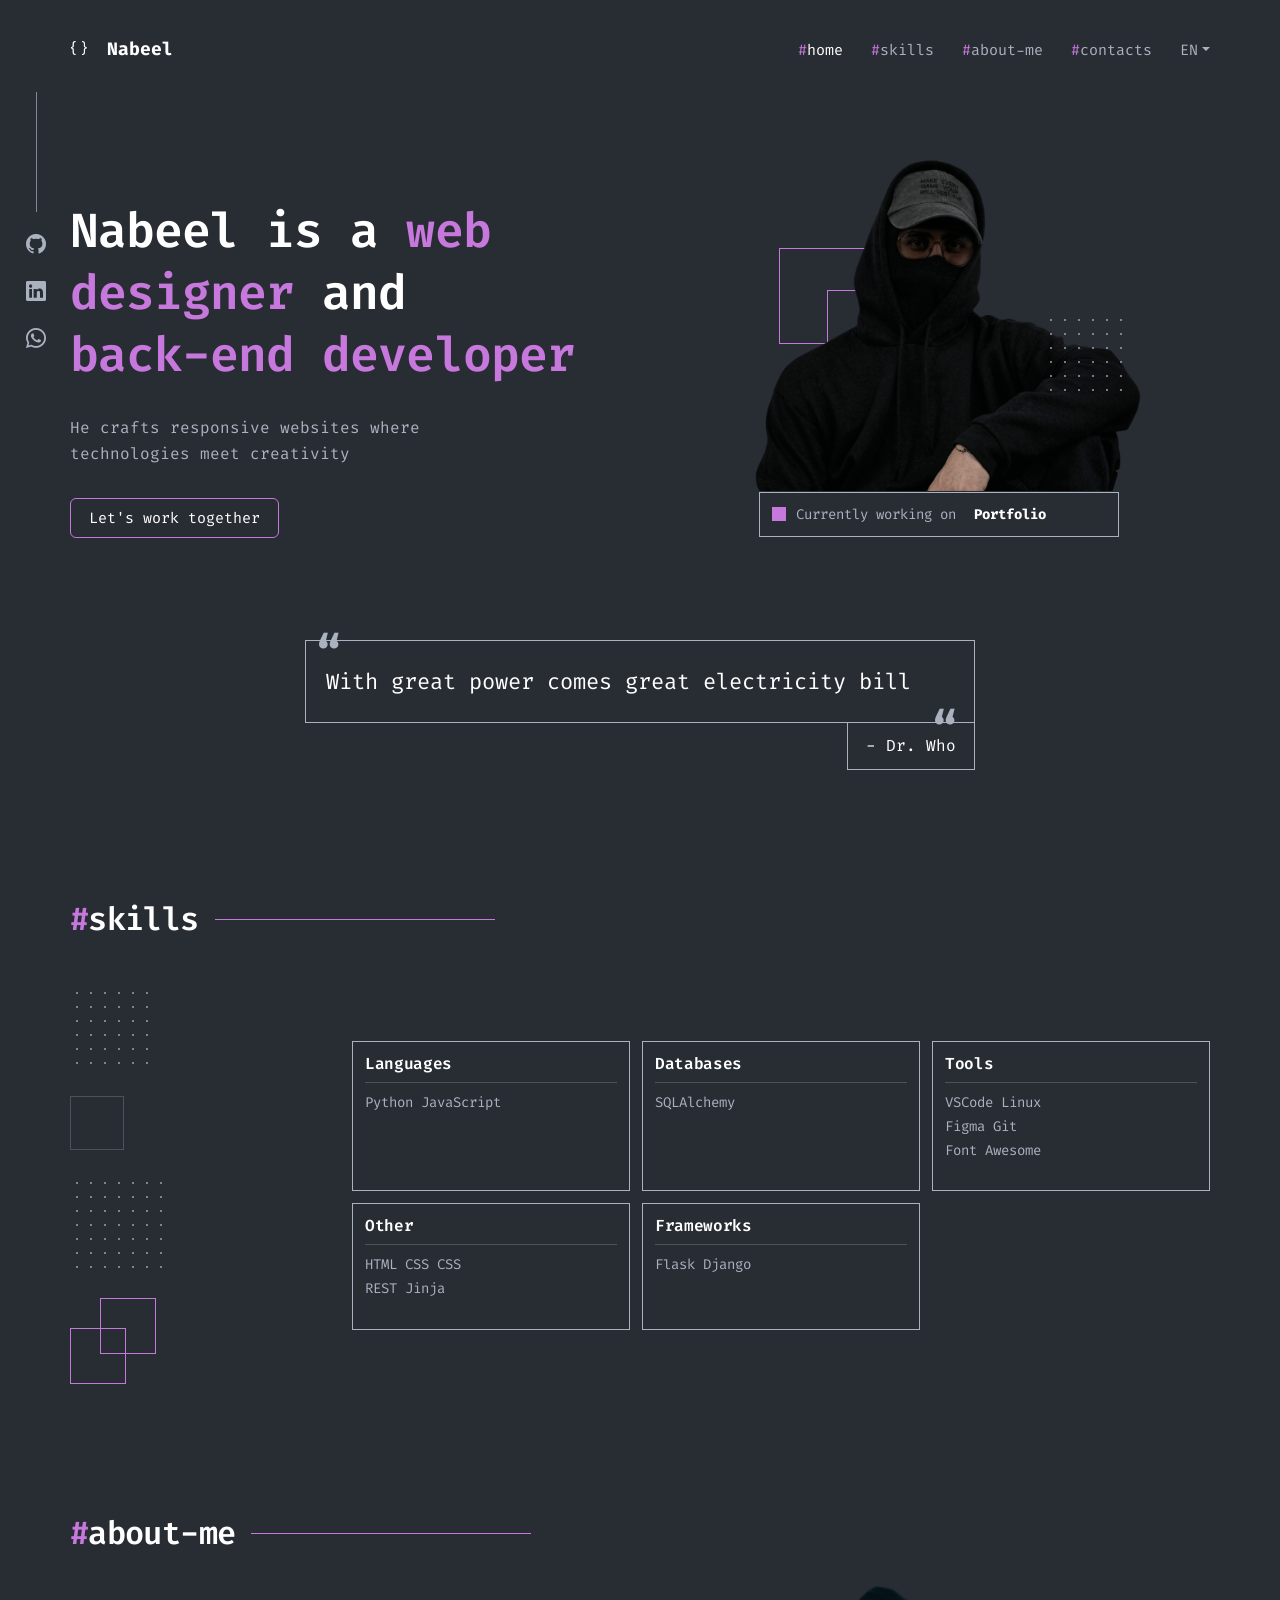
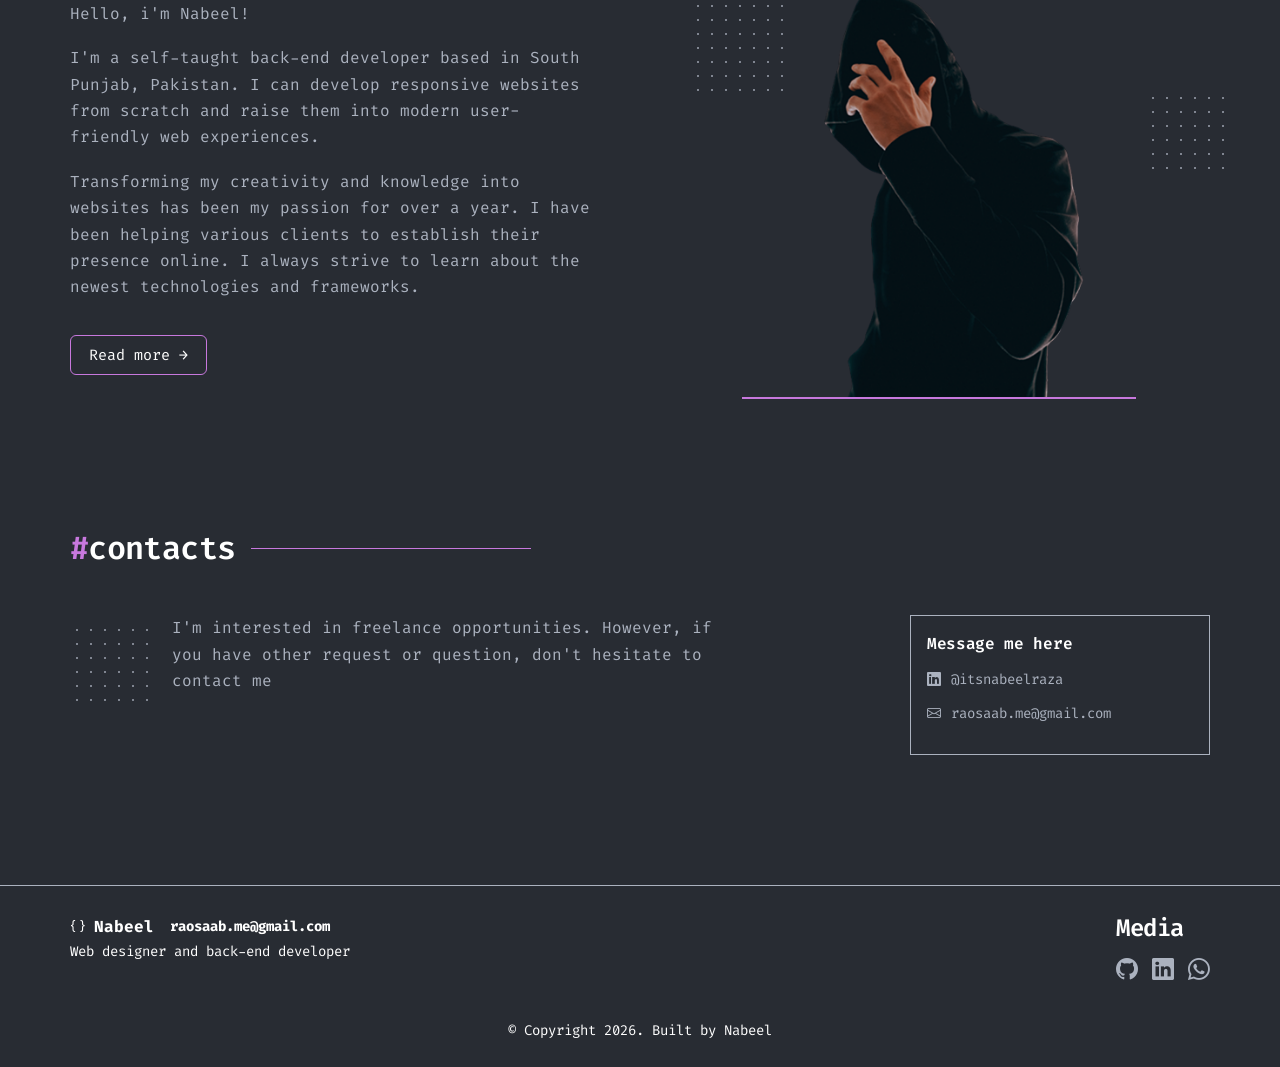
<file: index.html>
<!DOCTYPE html>
<html lang="en">
<head>
  <meta charset="UTF-8">
  <meta name="viewport" content="width=device-width, initial-scale=1.0">
  <title>Nabeel - Web Designer & Front-end Developer</title>
  <meta name="description" content="Nabeel is a web designer and back-end developer based in South Punjab, Pakistan.">

  <!-- Bootstrap 5 CSS -->
  <link href="https://cdn.jsdelivr.net/npm/bootstrap@5.3.3/dist/css/bootstrap.min.css" rel="stylesheet">
  <!-- Bootstrap Icons -->
  <link href="https://cdn.jsdelivr.net/npm/bootstrap-icons@1.11.3/font/bootstrap-icons.css" rel="stylesheet">
  <!-- Custom CSS -->
  <link rel="stylesheet" href="css/style.css">
</head>
<body>

  <!-- ===== NAVBAR ===== -->
  <nav class="navbar navbar-expand-lg navbar-custom sticky-top">
    <div class="container">
      <a class="navbar-brand" href="#"><i class="bi bi-braces"></i> Nabeel</a>
      <button class="navbar-toggler" type="button" data-bs-toggle="collapse" data-bs-target="#mainNav">
        <span class="navbar-toggler-icon"></span>
      </button>
      <div class="collapse navbar-collapse justify-content-end" id="mainNav">
        <ul class="navbar-nav">
          <li class="nav-item"><a class="nav-link active" href="#home"><span>#</span>home</a></li>
          <li class="nav-item"><a class="nav-link" href="#skills"><span>#</span>skills</a></li>
          <li class="nav-item"><a class="nav-link" href="#about"><span>#</span>about-me</a></li>
          <li class="nav-item"><a class="nav-link" href="contacts.html"><span>#</span>contacts</a></li>
          <li class="nav-item dropdown">
            <a class="nav-link dropdown-toggle" href="#" data-bs-toggle="dropdown">EN</a>
            <ul class="dropdown-menu dropdown-menu-dark">
              <li><a class="dropdown-item" href="#">EN</a></li>
              <li><a class="dropdown-item" href="#">UA</a></li>
            </ul>
          </li>
        </ul>
      </div>
    </div>
  </nav>

  <!-- ===== SOCIAL SIDEBAR ===== -->
  <div class="social-sidebar d-none d-lg-flex">
    <a href="https://github.com/itsnabeelraza" aria-label="GitHub"><i class="bi bi-github"></i></a>
    <a href="https://linkedin.com/in/itsnabeelraza" aria-label="LinkedIn"><i class="bi bi-linkedin"></i></a>
    <a href="https://wa.me/923267675012" aria-label="WhatsApp"><i class="bi bi-whatsapp"></i></a>
  </div>

  <!-- ===== HERO SECTION ===== -->
  <section class="hero-section" id="home">
    <div class="container">
      <div class="row align-items-center">
        <div class="col-lg-6">
          <div class="hero-content">
            <h1 class="hero-heading">
              Nabeel is a <span class="accent">web designer</span> and<br>
              <span class="accent">back-end developer</span>
            </h1>
            <p>He crafts responsive websites where technologies meet creativity</p>
            <a href="#contacts" class="btn btn-outline-accent">Let's work together</a>
          </div>
        </div>
        <div class="col-lg-6">
          <div class="hero-image-wrapper">
            <div class="hero-shape hero-shape-one"></div>
            <div class="hero-shape hero-shape-two"></div>
            <div class="hero-image-placeholder">
              <img class="hero-image" src="./images/49762532132.png" alt="Portrait of Nabeel">
            </div>
            <div class="hero-dots dots-pattern"></div>
            <div class="hero-status">
              <span class="status-dot"></span>
              Currently working on <strong>&nbsp;Portfolio</strong>
            </div>
          </div>
        </div>
      </div>
    </div>
  </section>

  <!-- ===== QUOTE SECTION ===== -->
  <section class="quote-section">
    <div class="container">
      <div class="quote-box">
        <span class="quote-mark top">&ldquo;</span>
        <div class="quote-text">
          With great power comes great electricity bill
        </div>
        <div class="quote-author">- Dr. Who</div>
        <span class="quote-mark bottom">&ldquo;</span>
      </div>
    </div>
  </section>

  <!-- ===== SKILLS SECTION ===== -->
  <section class="skills-section" id="skills">
    <div class="container">
      <div class="section-heading">
        <h2><span>#</span>skills</h2>
        <div class="line"></div>
      </div>

      <div class="skills-wrapper">
        <div class="skills-decorations d-none d-lg-flex">
          <div class="dots-pattern"></div>
          <div class="shape-box"></div>
          <div class="dots-pattern dots-pattern-lg"></div>
          <div class="shape-stack">
            <span></span>
            <span></span>
          </div>
        </div>

        <div class="skills-grid">
          <div class="skill-category">
            <h4>Languages</h4>
            <hr>
            <p>Python JavaScript</p>
          </div>
          <div class="skill-category">
            <h4>Databases</h4>
            <hr>
            <p>SQLAlchemy</p>
          </div>
          <div class="skill-category">
            <h4>Tools</h4>
            <hr>
            <p>VSCode Linux<br>Figma Git<br>Font Awesome</p>
          </div>
          <div class="skill-category">
            <h4>Other</h4>
            <hr>
            <p>HTML CSS CSS<br>REST Jinja</p>
          </div>
          <div class="skill-category">
            <h4>Frameworks</h4>
            <hr>
            <p>Flask Django</p>
          </div>
        </div>
      </div>
    </div>
  </section>

  <!-- ===== ABOUT SECTION ===== -->
  <section class="about-section" id="about">
    <div class="container">
      <div class="section-heading">
        <h2><span>#</span>about-me</h2>
        <div class="line"></div>
      </div>

      <div class="row align-items-start">
        <div class="col-lg-6">
          <div class="about-text">
            <p>Hello, i'm Nabeel!</p>
            <p>
              I'm a self-taught back-end developer based in South Punjab, Pakistan. 
              I can develop responsive websites from scratch and raise them 
              into modern user-friendly web experiences.
            </p>
            <p>
              Transforming my creativity and knowledge into websites has 
              been my passion for over a year. I have been helping various 
              clients to establish their presence online. I always strive 
              to learn about the newest technologies and frameworks.
            </p>
            <a href="about.html" class="btn btn-outline-accent-arrow mt-3">Read more &rarr;</a>
          </div>
        </div>
        <div class="col-lg-6 mt-4 mt-lg-0">
          <div class="about-image-wrapper">
            <div class="about-dots-group dots-pattern dots-pattern-lg"></div>
            <div class="about-image-placeholder">
              <img src="./images/jc-gellidon-E3NUmCScugo-unsplash-removebg-preview(1) 1.png" alt="About Nabeel portrait">
            </div>
            <div class="about-dots dots-pattern" style="position:absolute;right:-20px;top:30%;"></div>
          </div>
        </div>
      </div>
    </div>
  </section>

  <!-- ===== CONTACTS SECTION ===== -->
  <section class="contacts-section" id="contacts">
    <div class="container">
      <div class="section-heading">
        <h2><span>#</span>contacts</h2>
        <div class="line"></div>
      </div>

      <div class="contacts-content">
        <div class="contacts-text d-flex align-items-start">
          <div class="contacts-dots dots-pattern d-none d-md-block"></div>
          <p>
            I'm interested in freelance opportunities. However, 
            if you have other request or question, don't hesitate 
            to contact me
          </p>
        </div>

        <div class="contact-box">
          <h3>Message me here</h3>
          <div class="contact-item">
            <i class="bi bi-linkedin"></i> @itsnabeelraza
          </div>
          <div class="contact-item">
            <i class="bi bi-envelope"></i> raosaab.me@gmail.com
          </div>
        </div>
      </div>
    </div>
  </section>

  <!-- ===== FOOTER ===== -->
  <footer class="footer">
    <div class="container">
      <div class="footer-top">
        <div class="footer-brand">
          <div class="brand-name">
            <i class="bi bi-braces"></i> Nabeel
            <span class="brand-email" style="margin-left:8px;">raosaab.me@gmail.com</span>
          </div>
          <div class="brand-desc">Web designer and back-end developer</div>
        </div>
        <div class="footer-media">
          <h4>Media</h4>
          <div class="social-icons">
            <a href="https://github.com/itsnabeelraza" aria-label="GitHub"><i class="bi bi-github"></i></a>
            <a href="https://linkedin.com/in/itsnabeelraza" aria-label="LinkedIn"><i class="bi bi-linkedin"></i></a>
            <a href="https://wa.me/923267675012" aria-label="WhatsApp"><i class="bi bi-whatsapp"></i></a>
          </div>
        </div>
      </div>
      <div class="footer-bottom">
        &copy; Copyright 2026. Built by Nabeel
      </div>
    </div>
  </footer>

  <!-- Bootstrap 5 JS -->
  <script src="https://cdn.jsdelivr.net/npm/bootstrap@5.3.3/dist/js/bootstrap.bundle.min.js"></script>

  <!-- Smooth scroll & active nav -->
  <script>
    // Smooth scroll for anchor links
    document.querySelectorAll('a[href^="#"]').forEach(anchor => {
      anchor.addEventListener('click', function (e) {
        const target = document.querySelector(this.getAttribute('href'));
        if (target) {
          e.preventDefault();
          target.scrollIntoView({ behavior: 'smooth', block: 'start' });
          // Close mobile nav
          const navCollapse = document.getElementById('mainNav');
          if (navCollapse.classList.contains('show')) {
            new bootstrap.Collapse(navCollapse).hide();
          }
        }
      });
    });

    // Highlight active nav on scroll
    window.addEventListener('scroll', () => {
      const sections = document.querySelectorAll('section[id]');
      const scrollPos = window.scrollY + 100;
      sections.forEach(section => {
        const top = section.offsetTop;
        const height = section.offsetHeight;
        const id = section.getAttribute('id');
        const link = document.querySelector(`.nav-link[href="#${id}"]`);
        if (link) {
          if (scrollPos >= top && scrollPos < top + height) {
            document.querySelectorAll('.nav-link').forEach(l => l.classList.remove('active'));
            link.classList.add('active');
          }
        }
      });
    });
  </script>

</body>
</html>
</file>
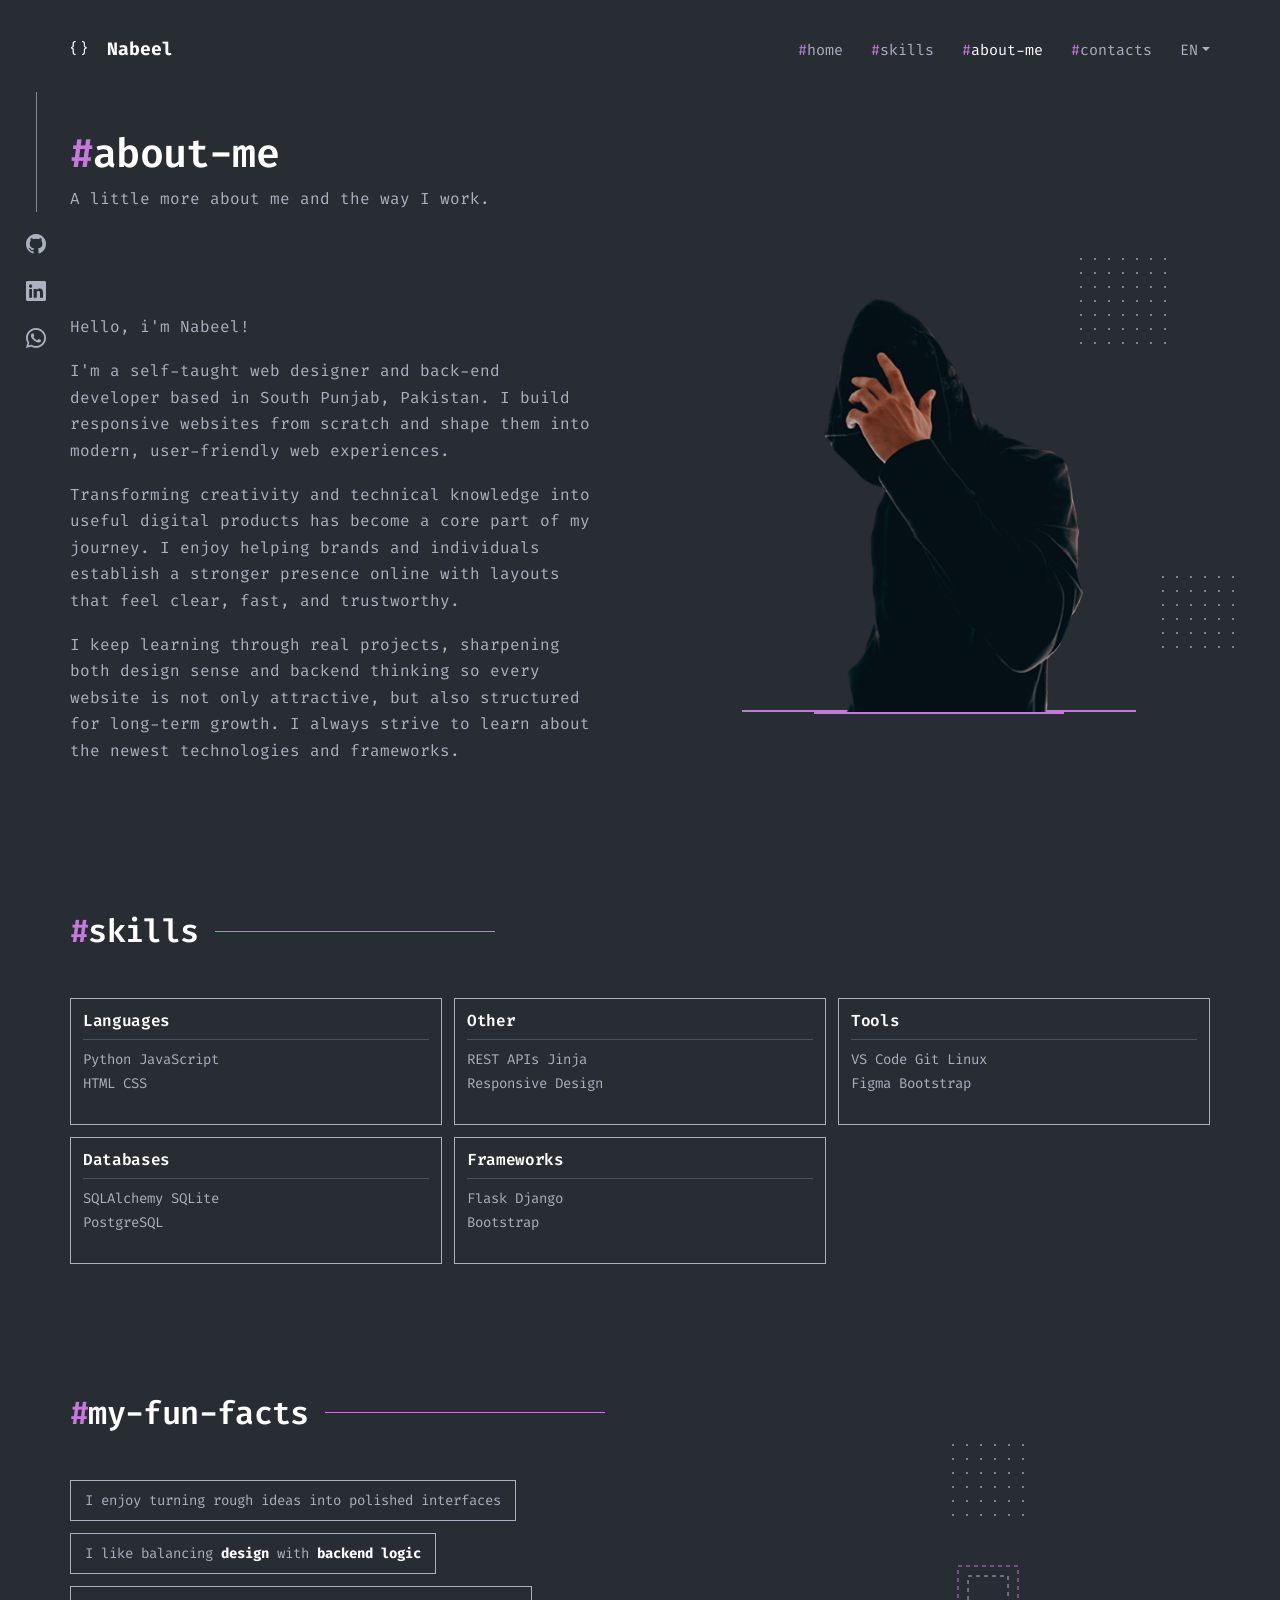
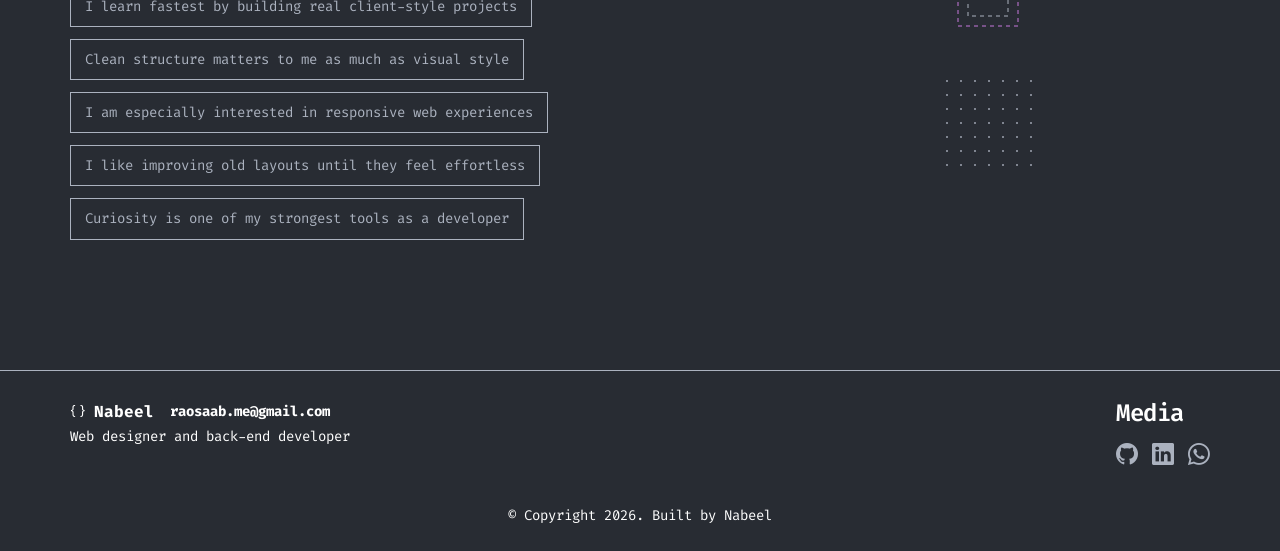
<file: about.html>
<!DOCTYPE html>
<html lang="en">
<head>
  <meta charset="UTF-8">
  <meta name="viewport" content="width=device-width, initial-scale=1.0">
  <title>Nabeel - About Me</title>
  <meta name="description" content="About Nabeel - a self-taught web designer and back-end developer based in South Punjab, Pakistan.">

  <!-- Bootstrap 5 CSS -->
  <link href="https://cdn.jsdelivr.net/npm/bootstrap@5.3.3/dist/css/bootstrap.min.css" rel="stylesheet">
  <!-- Bootstrap Icons -->
  <link href="https://cdn.jsdelivr.net/npm/bootstrap-icons@1.11.3/font/bootstrap-icons.css" rel="stylesheet">
  <!-- Custom CSS -->
  <link rel="stylesheet" href="css/style.css">
</head>
<body>

  <!-- ===== NAVBAR ===== -->
  <nav class="navbar navbar-expand-lg navbar-custom sticky-top">
    <div class="container">
      <a class="navbar-brand" href="index.html"><i class="bi bi-braces"></i> Nabeel</a>
      <button class="navbar-toggler" type="button" data-bs-toggle="collapse" data-bs-target="#mainNav">
        <span class="navbar-toggler-icon"></span>
      </button>
      <div class="collapse navbar-collapse justify-content-end" id="mainNav">
        <ul class="navbar-nav">
          <li class="nav-item"><a class="nav-link" href="index.html"><span>#</span>home</a></li>
          <li class="nav-item"><a class="nav-link" href="index.html#skills"><span>#</span>skills</a></li>
          <li class="nav-item"><a class="nav-link active" href="about.html"><span>#</span>about-me</a></li>
          <li class="nav-item"><a class="nav-link" href="index.html#contacts"><span>#</span>contacts</a></li>
          <li class="nav-item dropdown">
            <a class="nav-link dropdown-toggle" href="#" data-bs-toggle="dropdown">EN</a>
            <ul class="dropdown-menu dropdown-menu-dark">
              <li><a class="dropdown-item" href="#">EN</a></li>
              <li><a class="dropdown-item" href="#">UA</a></li>
            </ul>
          </li>
        </ul>
      </div>
    </div>
  </nav>

  <!-- ===== SOCIAL SIDEBAR ===== -->
  <div class="social-sidebar d-none d-lg-flex">
    <a href="https://github.com/itsnabeelraza" aria-label="GitHub"><i class="bi bi-github"></i></a>
    <a href="https://linkedin.com/in/itsnabeelraza" aria-label="LinkedIn"><i class="bi bi-linkedin"></i></a>
    <a href="https://wa.me/923267675012" aria-label="WhatsApp"><i class="bi bi-whatsapp"></i></a>
  </div>

  <!-- ===== ABOUT-ME HERO ===== -->
  <section class="about-page-hero" id="about-me">
    <div class="container">
      <div class="page-title">
        <h1><span class="accent">#</span>about-me</h1>
        <p class="page-subtitle">A little more about me and the way I work.</p>
      </div>

      <div class="row align-items-start" style="margin-top: 60px;">
        <div class="col-lg-6">
          <div class="about-page-text">
            <p>Hello, i'm Nabeel!</p>
            <p>
              I'm a self-taught web designer and back-end developer based in South Punjab,
              Pakistan. I build responsive websites from scratch and shape them into modern, user-friendly web
              experiences.
            </p>
            <p>
              Transforming creativity and technical knowledge into useful digital products has
              become a core part of my journey. I enjoy helping brands and individuals establish
              a stronger presence online with layouts that feel clear, fast, and trustworthy.
            </p>
            <p>
              I keep learning through real projects, sharpening both design sense and backend
              thinking so every website is not only attractive, but also structured for long-term
              growth. I always strive to learn about the
              newest technologies and frameworks.
            </p>
          </div>
        </div>
        <div class="col-lg-6 mt-4 mt-lg-0">
          <div class="about-page-image-wrapper">
            <div class="dots-pattern about-dots-1 dots-pattern-lg"></div>
            <div class="about-page-image">
              <img src="./images/jc-gellidon-E3NUmCScugo-unsplash-removebg-preview(1) 1.png" alt="">
            </div>
            <div class="about-page-image-bar"></div>
            <div class="dots-pattern about-dots-2"></div>
          </div>
        </div>
      </div>
    </div>
  </section>

  <!-- ===== SKILLS SECTION ===== -->
  <section class="skills-section" id="skills">
    <div class="container">
      <div class="section-heading">
        <h2><span>#</span>skills</h2>
        <div class="line"></div>
      </div>

      <div class="about-skills-grid">
        <div class="skill-category">
          <h4>Languages</h4>
          <hr>
          <p>Python JavaScript<br>HTML CSS</p>
        </div>
        <div class="skill-category">
          <h4>Other</h4>
          <hr>
          <p>REST APIs Jinja<br>Responsive Design</p>
        </div>
        <div class="skill-category">
          <h4>Tools</h4>
          <hr>
          <p>VS Code Git Linux<br>Figma Bootstrap</p>
        </div>
        <div class="skill-category">
          <h4>Databases</h4>
          <hr>
          <p>SQLAlchemy SQLite<br>PostgreSQL</p>
        </div>
        <div class="skill-category">
          <h4>Frameworks</h4>
          <hr>
          <p>Flask Django<br>Bootstrap</p>
        </div>
      </div>
    </div>
  </section>

  <!-- ===== MY FUN FACTS ===== -->
  <section class="fun-facts-section" id="fun-facts">
    <div class="container">
      <div class="section-heading">
        <h2><span>#</span>my-fun-facts</h2>
        <div class="line"></div>
      </div>

      <div class="row align-items-start">
        <div class="col-lg-7">
          <div class="fun-facts-list">
            <span class="fun-fact-item">I enjoy turning rough ideas into polished interfaces</span>
            <span class="fun-fact-item">I like balancing <strong>design</strong> with <strong>backend logic</strong></span>
            <span class="fun-fact-item">I learn fastest by building real client-style projects</span>
            <span class="fun-fact-item">Clean structure matters to me as much as visual style</span>
            <span class="fun-fact-item">I am especially interested in responsive web experiences</span>
            <span class="fun-fact-item">I like improving old layouts until they feel effortless</span>
            <span class="fun-fact-item">Curiosity is one of my strongest tools as a developer</span>
          </div>
        </div>
        <div class="col-lg-5 mt-4 mt-lg-0">
          <div class="fun-facts-decoration">
            <div class="dots-pattern" style="margin-bottom: 16px;"></div>
            <div class="fun-facts-icon-box">
              <svg width="80" height="80" viewBox="0 0 80 80" fill="none">
                <rect x="10" y="10" width="60" height="60" stroke="#C778DD" stroke-width="1" fill="none" stroke-dasharray="4 4"/>
                <rect x="20" y="20" width="40" height="40" stroke="#ABB2BF" stroke-width="1" fill="none" stroke-dasharray="4 4"/>
              </svg>
            </div>
            <div class="dots-pattern dots-pattern-lg" style="margin-top: 20px;"></div>
          </div>
        </div>
      </div>
    </div>
  </section>

  <!-- ===== FOOTER ===== -->
  <footer class="footer">
    <div class="container">
      <div class="footer-top">
        <div class="footer-brand">
          <div class="brand-name">
            <i class="bi bi-braces"></i> Nabeel
            <span class="brand-email" style="margin-left:8px;">raosaab.me@gmail.com</span>
          </div>
          <div class="brand-desc">Web designer and back-end developer</div>
        </div>
        <div class="footer-media">
          <h4>Media</h4>
          <div class="social-icons">
            <a href="https://github.com/itsnabeelraza" aria-label="GitHub"><i class="bi bi-github"></i></a>
            <a href="https://linkedin.com/in/itsnabeelraza" aria-label="LinkedIn"><i class="bi bi-linkedin"></i></a>
            <a href="https://wa.me/923267675012" aria-label="WhatsApp"><i class="bi bi-whatsapp"></i></a>
          </div>
        </div>
      </div>
      <div class="footer-bottom">
        &copy; Copyright 2026. Built by Nabeel
      </div>
    </div>
  </footer>

  <!-- Bootstrap 5 JS -->
  <script src="https://cdn.jsdelivr.net/npm/bootstrap@5.3.3/dist/js/bootstrap.bundle.min.js"></script>
</body>
</html>
</file>
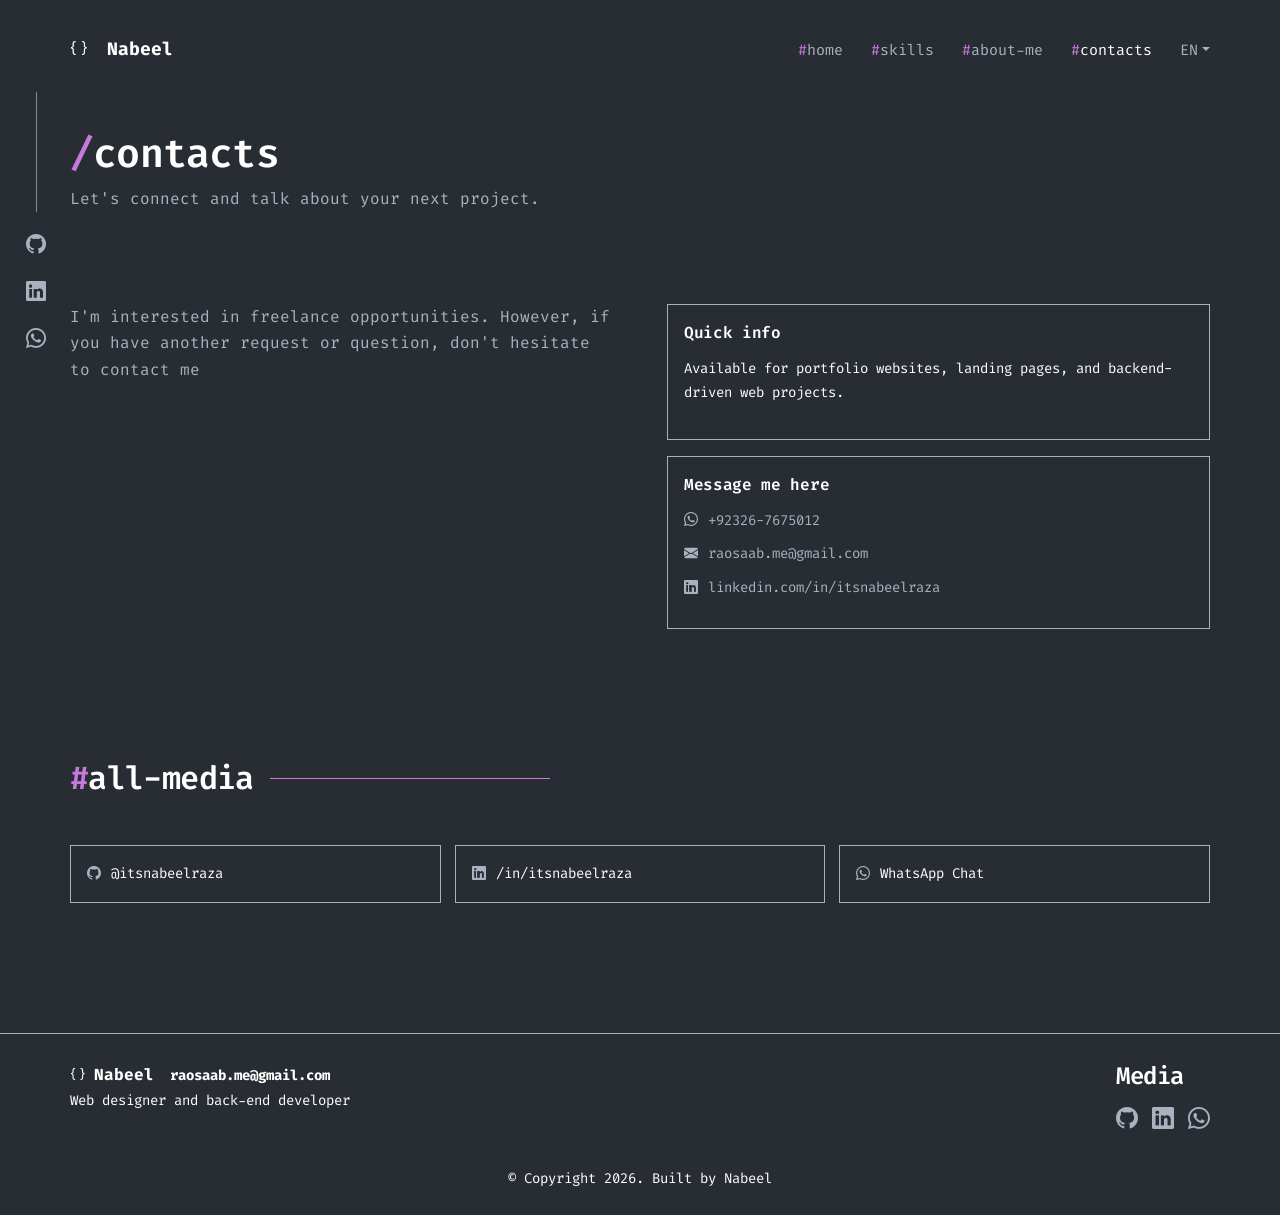
<file: contacts.html>
<!DOCTYPE html>
<html lang="en">
<head>
  <meta charset="UTF-8">
  <meta name="viewport" content="width=device-width, initial-scale=1.0">
  <title>Nabeel - Contacts</title>
  <meta name="description" content="Get in touch with Nabeel - web designer and back-end developer.">

  <!-- Bootstrap 5 CSS -->
  <link href="https://cdn.jsdelivr.net/npm/bootstrap@5.3.3/dist/css/bootstrap.min.css" rel="stylesheet">
  <!-- Bootstrap Icons -->
  <link href="https://cdn.jsdelivr.net/npm/bootstrap-icons@1.11.3/font/bootstrap-icons.css" rel="stylesheet">
  <!-- Custom CSS -->
  <link rel="stylesheet" href="css/style.css">
</head>
<body>

  <!-- ===== NAVBAR ===== -->
  <nav class="navbar navbar-expand-lg navbar-custom sticky-top">
    <div class="container">
      <a class="navbar-brand" href="index.html"><i class="bi bi-braces"></i> Nabeel</a>
      <button class="navbar-toggler" type="button" data-bs-toggle="collapse" data-bs-target="#mainNav">
        <span class="navbar-toggler-icon"></span>
      </button>
      <div class="collapse navbar-collapse justify-content-end" id="mainNav">
        <ul class="navbar-nav">
          <li class="nav-item"><a class="nav-link" href="index.html"><span>#</span>home</a></li>
          <li class="nav-item"><a class="nav-link" href="index.html#skills"><span>#</span>skills</a></li>
          <li class="nav-item"><a class="nav-link" href="about.html"><span>#</span>about-me</a></li>
          <li class="nav-item"><a class="nav-link active" href="contacts.html"><span>#</span>contacts</a></li>
          <li class="nav-item dropdown">
            <a class="nav-link dropdown-toggle" href="#" data-bs-toggle="dropdown">EN</a>
            <ul class="dropdown-menu dropdown-menu-dark">
              <li><a class="dropdown-item" href="#">EN</a></li>
              <li><a class="dropdown-item" href="#">UA</a></li>
            </ul>
          </li>
        </ul>
      </div>
    </div>
  </nav>

  <!-- ===== SOCIAL SIDEBAR ===== -->
  <div class="social-sidebar d-none d-lg-flex">
    <a href="https://github.com/itsnabeelraza" aria-label="GitHub"><i class="bi bi-github"></i></a>
    <a href="https://linkedin.com/in/itsnabeelraza" aria-label="LinkedIn"><i class="bi bi-linkedin"></i></a>
    <a href="https://wa.me/923267675012" aria-label="WhatsApp"><i class="bi bi-whatsapp"></i></a>
  </div>

  <!-- ===== CONTACTS HERO ===== -->
  <section class="contacts-hero">
    <div class="container">
      <div class="page-title">
        <h1><span class="accent">/</span>contacts</h1>
        <p class="page-subtitle">Let's connect and talk about your next project.</p>
      </div>

      <div class="row align-items-start" style="margin-top: 50px;">
        <div class="col-lg-6">
          <p class="contacts-description">
            I'm interested in freelance opportunities. However,
            if you have another request or question, don't
            hesitate to contact me
          </p>
        </div>
        <div class="col-lg-6">
          <div class="contacts-cards">
            <div class="contact-card">
              <h4>Quick info</h4>
              <p>Available for portfolio websites, landing pages, and backend-driven web projects.</p>
            </div>
            <div class="contact-card">
              <h4>Message me here</h4>
              <div class="contact-item">
                <i class="bi bi-whatsapp"></i>
                <span>+92326-7675012</span>
              </div>
              <div class="contact-item">
                <i class="bi bi-envelope-fill"></i>
                <span>raosaab.me@gmail.com</span>
              </div>
              <div class="contact-item">
                <i class="bi bi-linkedin"></i>
                <span>linkedin.com/in/itsnabeelraza</span>
              </div>
            </div>
          </div>
        </div>
      </div>
    </div>
  </section>

  <!-- ===== ALL MEDIA SECTION ===== -->
  <section class="all-media-section">
    <div class="container">
      <div class="section-heading">
        <h2><span>#</span>all-media</h2>
        <div class="line"></div>
      </div>

      <div class="media-links">
        <a href="https://github.com/itsnabeelraza" class="media-link-item">
          <i class="bi bi-github"></i>
          <span>@itsnabeelraza</span>
        </a>
        <a href="https://linkedin.com/in/itsnabeelraza" class="media-link-item">
          <i class="bi bi-linkedin"></i>
          <span>/in/itsnabeelraza</span>
        </a>
        <a href="https://wa.me/923267675012" class="media-link-item">
          <i class="bi bi-whatsapp"></i>
          <span>WhatsApp Chat</span>
        </a>
      </div>
    </div>
  </section>

  <!-- ===== FOOTER ===== -->
  <footer class="footer">
    <div class="container">
      <div class="footer-top">
        <div class="footer-brand">
          <div class="brand-name">
            <i class="bi bi-braces"></i> Nabeel
            <span class="brand-email" style="margin-left:8px;">raosaab.me@gmail.com</span>
          </div>
          <div class="brand-desc">Web designer and back-end developer</div>
        </div>
        <div class="footer-media">
          <h4>Media</h4>
          <div class="social-icons">
            <a href="https://github.com/itsnabeelraza" aria-label="GitHub"><i class="bi bi-github"></i></a>
            <a href="https://linkedin.com/in/itsnabeelraza" aria-label="LinkedIn"><i class="bi bi-linkedin"></i></a>
            <a href="https://wa.me/923267675012" aria-label="WhatsApp"><i class="bi bi-whatsapp"></i></a>
          </div>
        </div>
      </div>
      <div class="footer-bottom">
        &copy; Copyright 2026. Built by Nabeel
      </div>
    </div>
  </footer>

  <!-- Bootstrap 5 JS -->
  <script src="https://cdn.jsdelivr.net/npm/bootstrap@5.3.3/dist/js/bootstrap.bundle.min.js"></script>
</body>
</html>
</file>
<file: css/style.css>
@import url('https://fonts.googleapis.com/css2?family=Fira+Code:wght@400;500;600;700&display=swap');

:root {
  --bg-primary: #282c33;
  --bg-secondary: #2c313a;
  --text-primary: #ffffff;
  --text-secondary: #abb2bf;
  --text-muted: #8f96a3;
  --accent: #c778dd;
  --accent-soft: rgba(199, 120, 221, 0.14);
  --border: #abb2bf;
  --border-soft: rgba(171, 178, 191, 0.28);
  --font-main: 'Fira Code', monospace;
  --container-width: 71.25rem;
  --fs-body: 1rem;
  --fs-small: 0.875rem;
  --fs-nav: 0.9375rem;
  --fs-button: 0.9375rem;
  --fs-card-title: 1rem;
  --fs-section-title: 2rem;
  --fs-page-title: 2.5rem;
  --fs-hero-title: 3rem;
  --fs-quote: 1.375rem;
}

* {
  margin: 0;
  padding: 0;
  box-sizing: border-box;
}

html {
  scroll-behavior: smooth;
  font-size: 16px;
}

body {
  min-height: 100vh;
  background: var(--bg-primary);
  color: var(--text-primary);
  font-family: var(--font-main);
  font-size: var(--fs-body);
  line-height: 1.65;
  overflow-x: hidden;
}

img {
  display: block;
  max-width: 100%;
  height: auto;
}

a {
  color: inherit;
  text-decoration: none;
  transition: 0.25s ease;
}

a:hover {
  color: var(--accent);
}

h1,
h2,
h3,
h4 {
  font-weight: 600;
  letter-spacing: -0.02em;
}

.container {
  width: min(var(--container-width), calc(100% - 3rem));
  margin: 0 auto;
  padding: 0;
}

.dots-pattern {
  width: 5.25rem;
  height: 5.25rem;
  display: inline-block;
  background-image: radial-gradient(circle, rgba(171, 178, 191, 0.95) 0.0875rem, transparent 0.0875rem);
  background-size: 0.875rem 0.875rem;
  opacity: 0.7;
}

.dots-pattern-lg {
  width: 6rem;
  height: 6rem;
}

.shape-box {
  width: 3.375rem;
  height: 3.375rem;
  border: 1px solid var(--border-soft);
}

.shape-stack {
  position: relative;
  width: 5.375rem;
  height: 5.375rem;
}

.shape-stack span {
  position: absolute;
  width: 3.5rem;
  height: 3.5rem;
  border: 1px solid var(--accent);
}

.shape-stack span:first-child {
  left: 0;
  bottom: 0;
}

.shape-stack span:last-child {
  right: 0;
  top: 0;
}

.section-heading {
  display: flex;
  align-items: center;
  gap: 1rem;
  margin-bottom: 3rem;
}

.section-heading h2 {
  font-size: var(--fs-section-title);
  white-space: nowrap;
  margin-bottom: 0;
  line-height: 1.2;
}

.section-heading h2 span,
.accent {
  color: var(--accent);
}

.section-heading .line {
  width: min(42vw, 17.5rem);
  height: 1px;
  background: var(--accent);
}

.btn-outline-accent,
.btn-outline-accent-arrow,
.btn-sm-outline {
  display: inline-flex;
  align-items: center;
  gap: 0.5rem;
  padding: 0.625rem 1.125rem;
  border: 1px solid var(--accent);
  background: transparent;
  color: var(--text-primary);
  font-family: var(--font-main);
  font-size: var(--fs-button);
  line-height: 1.2;
}

.btn-outline-accent:hover,
.btn-outline-accent-arrow:hover,
.btn-sm-outline:hover {
  background: var(--accent-soft);
  color: var(--text-primary);
}

.navbar-custom {
  background-color: var(--bg-primary) !important;
  padding: 1.875rem 0 1.375rem;
}

.navbar-custom .navbar-brand {
  font-size: 1.125rem;
  font-weight: 700;
  color: var(--text-primary);
}

.navbar-custom .navbar-brand i {
  margin-right: 0.5rem;
}

.navbar-custom .nav-link {
  color: var(--text-secondary) !important;
  font-size: var(--fs-nav);
  margin-left: 1.75rem;
  padding: 0 !important;
  line-height: 1.2;
}

.navbar-custom .nav-link.active,
.navbar-custom .nav-link:hover {
  color: var(--text-primary) !important;
}

.navbar-custom .nav-link span {
  color: var(--accent);
}

.navbar-toggler {
  border-color: var(--border-soft) !important;
}

.navbar-toggler-icon {
  filter: invert(1);
}

.dropdown-menu-dark {
  background: var(--bg-secondary);
  border: 1px solid var(--border-soft);
}

.social-sidebar {
  position: fixed;
  left: 1.25rem;
  top: 1.375rem;
  width: 2rem;
  display: flex;
  flex-direction: column;
  align-items: center;
  gap: 0.875rem;
  z-index: 10;
}

.social-sidebar::before {
  content: '';
  width: 1px;
  height: 11.875rem;
  background: var(--border);
  opacity: 0.7;
  margin-bottom: 0.125rem;
}

.social-sidebar a {
  color: var(--text-secondary);
  font-size: 1.25rem;
}

.hero-section,
.skills-section,
.about-section,
.contacts-section,
.about-page-hero,
.contacts-hero,
.fun-facts-section,
.all-media-section {
  padding: 2.375rem 0 5.75rem;
}

.hero-section .row,
.about-section .row,
.contacts-hero .row,
.about-page-hero .row,
.fun-facts-section .row {
  --bs-gutter-x: 3.375rem;
  --bs-gutter-y: 2.625rem;
}

.hero-content {
  padding-top: 4.375rem;
}

.hero-content h1 {
  font-size: var(--fs-hero-title);
  line-height: 1.3;
  margin-bottom: 1.75rem;
}

.hero-content p {
  max-width: 29.375rem;
  color: var(--text-secondary);
  margin-bottom: 1.875rem;
  font-size: var(--fs-body);
}

.hero-image-wrapper {
  position: relative;
  display: flex;
  flex-direction: column;
  align-items: center;
  padding-top: 1.125rem;
  width: 100%;
}

.hero-image-placeholder {
  width: 100%;
  max-width: 25rem;
  position: relative;
  display: flex;
  justify-content: center;
  z-index: 2;
  left: 0.3125rem;
  bottom: -0.3125rem;
  margin: 0 auto 0.375rem;
}

.hero-image-placeholder img {
  width: 100%;
  margin: 0 auto;
  object-fit: contain;
  filter: brightness(0.9);
}

.hero-shape {
  position: absolute;
  border: 1px solid var(--accent);
  z-index: 1;
}

.hero-shape-one {
  width: 6rem;
  height: 6rem;
  left: 7rem;
  top: 7.375rem;
}

.hero-shape-two {
  width: 4.75rem;
  height: 4.75rem;
  left: 10rem;
  top: 10rem;
}

.hero-dots {
  position: absolute;
  right: 5rem;
  bottom: 8.625rem;
  z-index: 3;
  width: 5.375rem;
  height: 5.375rem;
}

.hero-status {
  width: 100%;
  max-width: 22.5rem;
  display: flex;
  align-items: center;
  gap: 0.625rem;
  padding: 0.625rem 0.75rem;
  border: 1px solid var(--border);
  color: var(--text-secondary);
  font-size: var(--fs-small);
  margin: 0 auto;
  position: relative;
  z-index: 4;
  background: var(--bg-primary);
}

.hero-status .status-dot {
  width: 0.875rem;
  height: 0.875rem;
  background: var(--accent);
  display: inline-block;
}

.hero-status strong {
  color: var(--text-primary);
}

.quote-section {
  padding: 0.625rem 0 5.75rem;
}

.quote-box {
  max-width: 41.875rem;
  margin: 0 auto;
  position: relative;
}

.quote-text {
  border: 1px solid var(--border);
  padding: 1.5rem 1.25rem;
  font-size: var(--fs-quote);
  background: transparent;
  position: relative;
  z-index: 4;
  line-height: 1.5;
}

.quote-author {
  width: fit-content;
  margin-left: auto;
  padding: 0.625rem 1.125rem;
  border: 1px solid var(--border);
  border-top: none;
  font-size: 1rem;
  color: var(--text-primary);
  position: relative;
  z-index: 4;
}

.quote-mark {
  position: absolute;
  color: var(--border);
  font-size: 2.875rem;
  font-weight: 700;
  line-height: 1.3;
  background-color: var(--bg-primary);
}

.quote-mark.top {
  top: -1rem;
  left: 0.625rem;
}

.quote-mark.bottom {
  right: 1rem;
  bottom: 0.625rem;
}

.skills-wrapper {
  display: grid;
  grid-template-columns: 15rem 1fr;
  gap: 2.625rem;
  align-items: center;
}

.skills-decorations {
  display: flex;
  flex-direction: column;
  gap: 1.625rem;
  align-items: flex-start;
}

.skills-grid,
.about-skills-grid {
  width: 100%;
  display: grid;
  grid-template-columns: repeat(3, minmax(0, 1fr));
  gap: 0.75rem;
}

.skill-category {
  border: 1px solid var(--border);
  padding: 0.75rem;
  min-height: 6.5rem;
  background: transparent;
}

.skill-category h4 {
  font-size: var(--fs-card-title);
  margin: 0 0 0.5rem;
  line-height: 1.25;
}

.skill-category p {
  color: var(--text-secondary);
  font-size: var(--fs-small);
  line-height: 1.7;
}

.skill-category hr {
  margin: 0 0 0.5rem;
  border-color: var(--border-soft);
  opacity: 1;
}

.about-text,
.about-page-text {
  max-width: 32.5rem;
}

.about-text p,
.about-page-text p {
  color: var(--text-secondary);
  margin-bottom: 1.125rem;
  font-size: var(--fs-body);
}

.about-image-wrapper,
.about-page-image-wrapper {
  position: relative;
  display: flex;
  flex-direction: column;
  align-items: center;
}

.about-image-placeholder,
.about-page-image {
  width: 100%;
  max-width: 26.875rem;
  min-height: 27.5rem;
  position: relative;
  display: flex;
  align-items: flex-end;
  justify-content: center;
}

.about-image-placeholder img,
.about-page-image img {
  max-height: 27.5rem;
  width: auto;
  object-fit: contain;
  filter: brightness(0.85);
}

.about-image-placeholder::after,
.about-page-image::before {
  content: '';
  position: absolute;
  left: 1.125rem;
  right: 1.125rem;
  bottom: 0;
  height: 2px;
  background: var(--accent);
}

.about-dots {
  position: absolute;
  right: -1.625rem;
  bottom: 5.875rem;
}

.about-dots-group {
  position: absolute;
  left: 1.5rem;
  top: 2.5rem;
  z-index: 1;
}

.about-dots-1 {
  position: absolute;
  right: 2.5rem;
  top: -1.25rem;
  z-index: 2;
}

.about-dots-2 {
  position: absolute;
  right: -1.875rem;
  bottom: 3.75rem;
}

.page-title h1 {
  font-size: var(--fs-page-title);
  margin-bottom: 0.5rem;
  line-height: 1.2;
}

.page-subtitle {
  color: var(--text-secondary);
  font-size: var(--fs-body);
}

.about-page-image {
  border: none;
}

.about-page-image-bar {
  width: 15.625rem;
  height: 2px;
  background: var(--accent);
  margin-top: 0;
}

.fun-facts-list {
  display: flex;
  flex-wrap: wrap;
  gap: 0.75rem;
}

.fun-fact-item {
  padding: 0.5rem 0.875rem;
  border: 1px solid var(--border);
  color: var(--text-secondary);
  font-size: var(--fs-small);
}

.fun-fact-item strong {
  color: var(--text-primary);
}

.fun-facts-decoration {
  display: flex;
  flex-direction: column;
  align-items: center;
  gap: 1.125rem;
}

.contacts-content {
  display: grid;
  grid-template-columns: 1fr 18.75rem;
  gap: 2.25rem;
  align-items: start;
}

.contacts-text p,
.contacts-description {
  color: var(--text-secondary);
  max-width: 33.75rem;
  font-size: var(--fs-body);
}

.contacts-text {
  display: flex;
  gap: 1.125rem;
}

.contacts-dots {
  flex-shrink: 0;
  margin-top: 0.5rem;
}

.contact-box,
.contact-card {
  border: 1px solid var(--border);
  padding: 1.125rem 1rem;
  background: transparent;
}

.contacts-cards {
  display: grid;
  gap: 1rem;
}

.contact-box h3,
.contact-card h4 {
  font-size: var(--fs-card-title);
  margin-bottom: 0.875rem;
  line-height: 1.25;
}

.contact-box p,
.contact-card p,
.contact-item,
.media-link-item,
.brand-email,
.brand-desc,
.footer-bottom {
  font-size: var(--fs-small);
  line-height: 1.7;
}

.contact-item {
  display: flex;
  align-items: center;
  gap: 0.625rem;
  color: var(--text-secondary);
  margin-bottom: 0.625rem;
}

.contact-item i {
  color: var(--text-secondary);
}

.media-links {
  display: grid;
  grid-template-columns: repeat(3, minmax(0, 1fr));
  gap: 0.875rem;
}

.media-link-item {
  border: 1px solid var(--border);
  padding: 1rem;
  display: flex;
  align-items: center;
  gap: 0.625rem;
}

.media-link-item i {
  color: var(--text-secondary);
}

.footer {
  border-top: 1px solid var(--border);
  padding: 1.75rem 0 1.5rem;
  margin-top: 2.375rem;
}

.footer-top {
  display: flex;
  justify-content: space-between;
  align-items: flex-start;
  gap: 1.5rem;
  margin-bottom: 1.875rem;
}

.brand-name {
  display: flex;
  align-items: center;
  flex-wrap: wrap;
  gap: 0.5rem;
  font-size: 1rem;
  font-weight: 700;
}

.footer-media h4 {
  font-size: 1.5rem;
  margin-bottom: 0.625rem;
  line-height: 1.2;
}

.social-icons {
  display: flex;
  gap: 0.875rem;
}

.social-icons a {
  color: var(--text-secondary);
  font-size: 1.375rem;
}

.footer-bottom {
  text-align: center;
}

@media (max-width: 74.9375rem) {
  .social-sidebar {
    display: none !important;
  }
}

@media (max-width: 61.9375rem) {
  .container {
    width: min(var(--container-width), calc(100% - 2rem));
  }

  .navbar-custom .nav-link {
    margin-left: 0;
    padding: 0.625rem 0 !important;
  }

  .navbar-collapse {
    margin-top: 1rem;
  }

  .hero-content {
    padding-top: 0.625rem;
    text-align: center;
  }

  .hero-content p {
    margin-inline: auto;
  }

  .hero-image-wrapper {
    max-width: 26.25rem;
    margin: 0 auto;
  }

  .hero-shape-one {
    left: 0.75rem;
  }

  .hero-shape-two {
    left: 3.5rem;
  }

  .skills-wrapper,
  .contacts-content,
  .footer-top {
    grid-template-columns: 1fr;
    flex-direction: column;
  }

  .skills-decorations {
    flex-direction: row;
    flex-wrap: wrap;
  }

  .skills-grid,
  .about-skills-grid {
    grid-template-columns: repeat(2, minmax(0, 1fr));
  }
}

@media (max-width: 47.9375rem) {
  .container {
    width: calc(100% - 1.5rem);
  }

  .hero-section,
  .skills-section,
  .about-section,
  .contacts-section,
  .about-page-hero,
  .contacts-hero,
  .fun-facts-section,
  .all-media-section {
    padding: 1.5rem 0 4.375rem;
  }

  .section-heading {
    margin-bottom: 1.875rem;
  }

  .section-heading h2 {
    font-size: 1.75rem;
  }

  .section-heading .line {
    width: 100%;
  }

  .hero-content h1 {
    font-size: 2.25rem;
  }

  .hero-dots,
  .hero-shape,
  .about-dots,
  .about-dots-group {
    display: none;
  }

  .quote-text {
    font-size: 1.0625rem;
    padding: 1.25rem 1rem;
  }

  .quote-author {
    font-size: 0.9375rem;
  }

  .skills-grid,
  .about-skills-grid,
  .media-links {
    grid-template-columns: 1fr;
  }

  .about-image-placeholder,
  .about-page-image {
    min-height: 20rem;
  }

  .about-image-placeholder img,
  .about-page-image img {
    max-height: 20rem;
  }

  .contacts-text {
    flex-direction: column;
  }

  .footer-media h4 {
    font-size: 1.375rem;
  }
}
</file>
